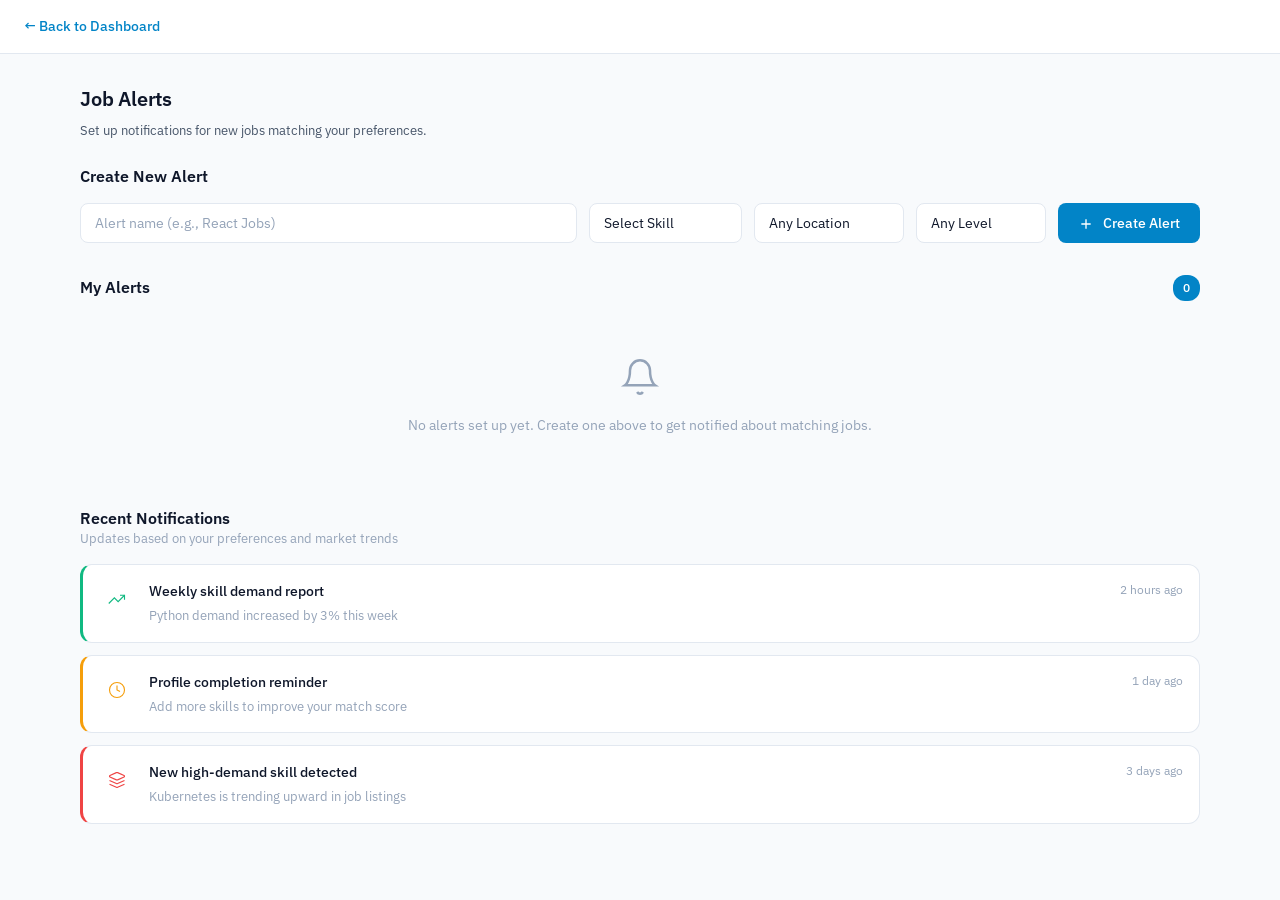
<file: docs/sections/alerts.html>
<!DOCTYPE html>
<html lang="en">
<head>
    <meta charset="UTF-8">
    <meta name="viewport" content="width=device-width, initial-scale=1.0">
    <title>SkillRadar - Alerts</title>

    <!-- Google Fonts -->
    <link rel="preconnect" href="https://fonts.googleapis.com">
    <link rel="preconnect" href="https://fonts.gstatic.com" crossorigin>
    <link href="https://fonts.googleapis.com/css2?family=IBM+Plex+Sans:wght@400;500;600&display=swap" rel="stylesheet">

    <!-- Styles -->
    <link rel="stylesheet" href="../styles.css">
</head>
<body>
    <!-- Navigation -->
    <nav class="page-nav" style="padding: 16px 24px; border-bottom: 1px solid var(--border-default); background: var(--surface-card);">
        <a href="../index.html" style="color: var(--brand); text-decoration: none; font-weight: 500;">← Back to Dashboard</a>
    </nav>

    <!-- Alerts Section -->
    <section id="alerts" class="section section--active">
        <div class="page-content">
            <h1 class="page-title">Job Alerts</h1>
            <p class="page-subtitle">Set up notifications for new jobs matching your preferences.</p>

            <!-- Create Alert Form -->
            <div class="section-block" style="margin-bottom: 32px;">
                <h2>Create New Alert</h2>
                <div class="alert-form" style="display: flex; flex-wrap: wrap; gap: 12px; margin-top: 16px;">
                    <input type="text" id="alert-name" class="form-input" placeholder="Alert name (e.g., React Jobs)" style="flex: 1; min-width: 200px; padding: 10px 14px; border: 1px solid var(--border-default); border-radius: 8px; background: var(--surface-card); color: var(--text-primary);">
                    <select id="alert-skill" class="form-select" style="padding: 10px 14px; border: 1px solid var(--border-default); border-radius: 8px; background: var(--surface-card); color: var(--text-primary); min-width: 150px;">
                        <option value="">Select Skill</option>
                    </select>
                    <select id="alert-location" class="form-select" style="padding: 10px 14px; border: 1px solid var(--border-default); border-radius: 8px; background: var(--surface-card); color: var(--text-primary); min-width: 150px;">
                        <option value="">Any Location</option>
                    </select>
                    <select id="alert-level" class="form-select" style="padding: 10px 14px; border: 1px solid var(--border-default); border-radius: 8px; background: var(--surface-card); color: var(--text-primary); min-width: 130px;">
                        <option value="">Any Level</option>
                        <option value="Beginner">Beginner</option>
                        <option value="Intermediate">Intermediate</option>
                        <option value="Advanced">Advanced</option>
                    </select>
                    <button id="create-alert-btn" class="btn-primary" style="padding: 10px 20px; border-radius: 8px; cursor: pointer;">
                        <svg width="16" height="16" viewBox="0 0 24 24" fill="none" stroke="currentColor" stroke-width="2" style="margin-right: 6px; vertical-align: middle;">
                            <path d="M12 5v14M5 12h14"/>
                        </svg>
                        Create Alert
                    </button>
                </div>
            </div>

            <!-- My Alerts -->
            <div class="section-block" style="margin-bottom: 32px;">
                <div class="section-header" style="display: flex; justify-content: space-between; align-items: center; margin-bottom: 16px;">
                    <h2>My Alerts</h2>
                    <span class="badge" id="alerts-count" style="background: var(--brand); color: white; padding: 4px 10px; border-radius: 12px; font-size: 12px;">0</span>
                </div>
                <div id="my-alerts-list" class="alerts-list"></div>
                <div id="no-alerts-state" class="empty-state" style="text-align: center; padding: 40px 20px; color: var(--text-muted); display: none;">
                    <svg width="40" height="40" viewBox="0 0 24 24" fill="none" stroke="currentColor" stroke-width="1.5" style="margin-bottom: 12px;">
                        <path d="M6 8a6 6 0 0 1 12 0c0 7 3 9 3 9H3s3-2 3-9"/>
                        <path d="m13.73 21a2 2 0 0 1-3.46 0"/>
                    </svg>
                    <p>No alerts set up yet. Create one above to get notified about matching jobs.</p>
                </div>
            </div>

            <!-- Recent Notifications -->
            <div class="section-block">
                <h2>Recent Notifications</h2>
                <p class="section-subtitle" style="color: var(--text-muted); margin-bottom: 16px;">Updates based on your preferences and market trends</p>
                <div id="notifications-list" class="notifications-list"></div>
            </div>
        </div>
    </section>

    <!-- Scripts -->
    <script src="../data.js"></script>
    <script type="module" src="alerts.js"></script>
</body>
</html>
</file>
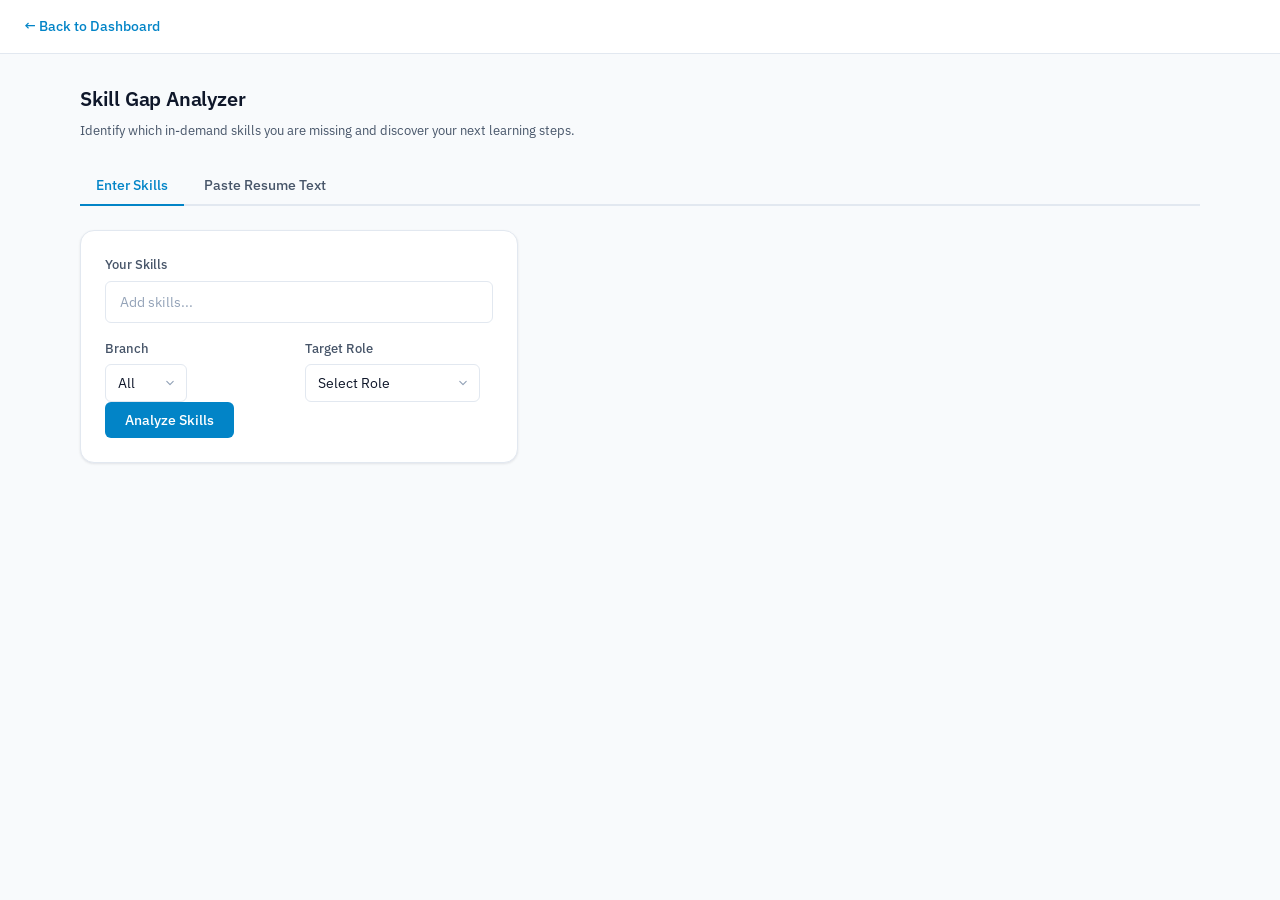
<file: docs/sections/gap-analyzer.html>
<!DOCTYPE html>
<html lang="en">
<head>
    <meta charset="UTF-8">
    <meta name="viewport" content="width=device-width, initial-scale=1.0">
    <title>SkillRadar - Gap Analyzer</title>

    <!-- Google Fonts -->
    <link rel="preconnect" href="https://fonts.googleapis.com">
    <link rel="preconnect" href="https://fonts.gstatic.com" crossorigin>
    <link href="https://fonts.googleapis.com/css2?family=IBM+Plex+Sans:wght@400;500;600&display=swap" rel="stylesheet">

    <!-- Styles -->
    <link rel="stylesheet" href="../styles.css">
</head>
<body>
    <!-- Navigation -->
    <nav class="page-nav" style="padding: 16px 24px; border-bottom: 1px solid var(--border-default); background: var(--surface-card);">
        <a href="../index.html" style="color: var(--brand); text-decoration: none; font-weight: 500;">← Back to Dashboard</a>
    </nav>

    <!-- Gap Analyzer Section -->
    <section id="gap-analyzer" class="section section--active">
        <div class="page-content">
            <h1 class="page-title">Skill Gap Analyzer</h1>
            <p class="page-subtitle">Identify which in-demand skills you are missing and discover your next learning steps.</p>

            <!-- Analyzer Tabs -->
            <div class="analyzer-tabs" role="tablist">
                <button class="tab-enter-skills" role="tab" aria-selected="true" id="tab-enter">Enter Skills</button>
                <button class="tab-paste-resume" role="tab" aria-selected="false" id="tab-resume">Paste Resume Text</button>
            </div>

            <!-- Enter Skills Panel -->
            <div class="tab-panel tab-panel--enter tab-panel--active" id="tab-panel-enter">
                <div class="analyzer-layout">
                    <div class="input-card card">
                        <label class="form-label">Your Skills</label>
                        <div class="tag-input-container">
                            <div class="tags-list"></div>
                            <input type="text" class="tag-input__field" placeholder="Add skills...">
                        </div>
                        <div class="form-row">
                            <div class="form-group">
                                <label class="form-label">Branch</label>
                                <select class="branch-select">
                                    <option value="">All</option>
                                    <option value="CSE">CSE</option>
                                    <option value="ECE">ECE</option>
                                    <option value="IT">IT</option>
                                    <option value="Other">Other</option>
                                </select>
                            </div>
                            <div class="form-group">
                                <label class="form-label">Target Role</label>
                                <select class="target-role-select">
                                    <option value="">Select Role</option>
                                    <option value="Frontend Developer">Frontend Developer</option>
                                    <option value="Backend Developer">Backend Developer</option>
                                    <option value="Full Stack Developer">Full Stack Developer</option>
                                    <option value="Data Scientist">Data Scientist</option>
                                    <option value="DevOps Engineer">DevOps Engineer</option>
                                    <option value="Mobile Developer">Mobile Developer</option>
                                    <option value="Cloud Engineer">Cloud Engineer</option>
                                    <option value="AI-ML Engineer">AI-ML Engineer</option>
                                </select>
                            </div>
                        </div>
                        <button class="analyze-btn btn-primary">Analyze Skills</button>
                    </div>

                    <div class="results-card card" id="analysis-results">
                        <div class="match-score-ring" id="analyzer-match-ring"></div>
                        <div class="results-section" id="your-skills-section">
                            <h3>Skills You Have</h3>
                            <div class="skills-chips"></div>
                        </div>
                        <div class="results-section" id="missing-skills-section">
                            <h3>Missing In-Demand Skills</h3>
                            <div class="missing-chips"></div>
                        </div>
                        <div class="results-section" id="roadmap-section">
                            <h3>Your Learning Path</h3>
                            <div class="skill-roadmap"></div>
                        </div>
                        <div class="results-section" id="matched-jobs-section">
                            <h3>Jobs You Can Apply to Now</h3>
                            <div class="matched-jobs-grid"></div>
                        </div>
                    </div>
                </div>
            </div>

            <!-- Paste Resume Panel -->
            <div class="tab-panel tab-panel--resume" id="tab-panel-resume">
                <div class="resume-panel">
                    <label class="form-label" for="resume-textarea">Paste your resume or CV text below</label>
                    <textarea id="resume-textarea" class="resume-textarea" rows="12" placeholder="Paste the full text of your resume here..."></textarea>
                    <button class="scan-btn btn-primary">Scan Resume for Skills</button>
                </div>
            </div>
        </div>
    </section>

    <!-- Scripts -->
    <script src="../data.js"></script>
    <script type="module" src="gap-analyzer.js"></script>
</body>
</html>
</file>
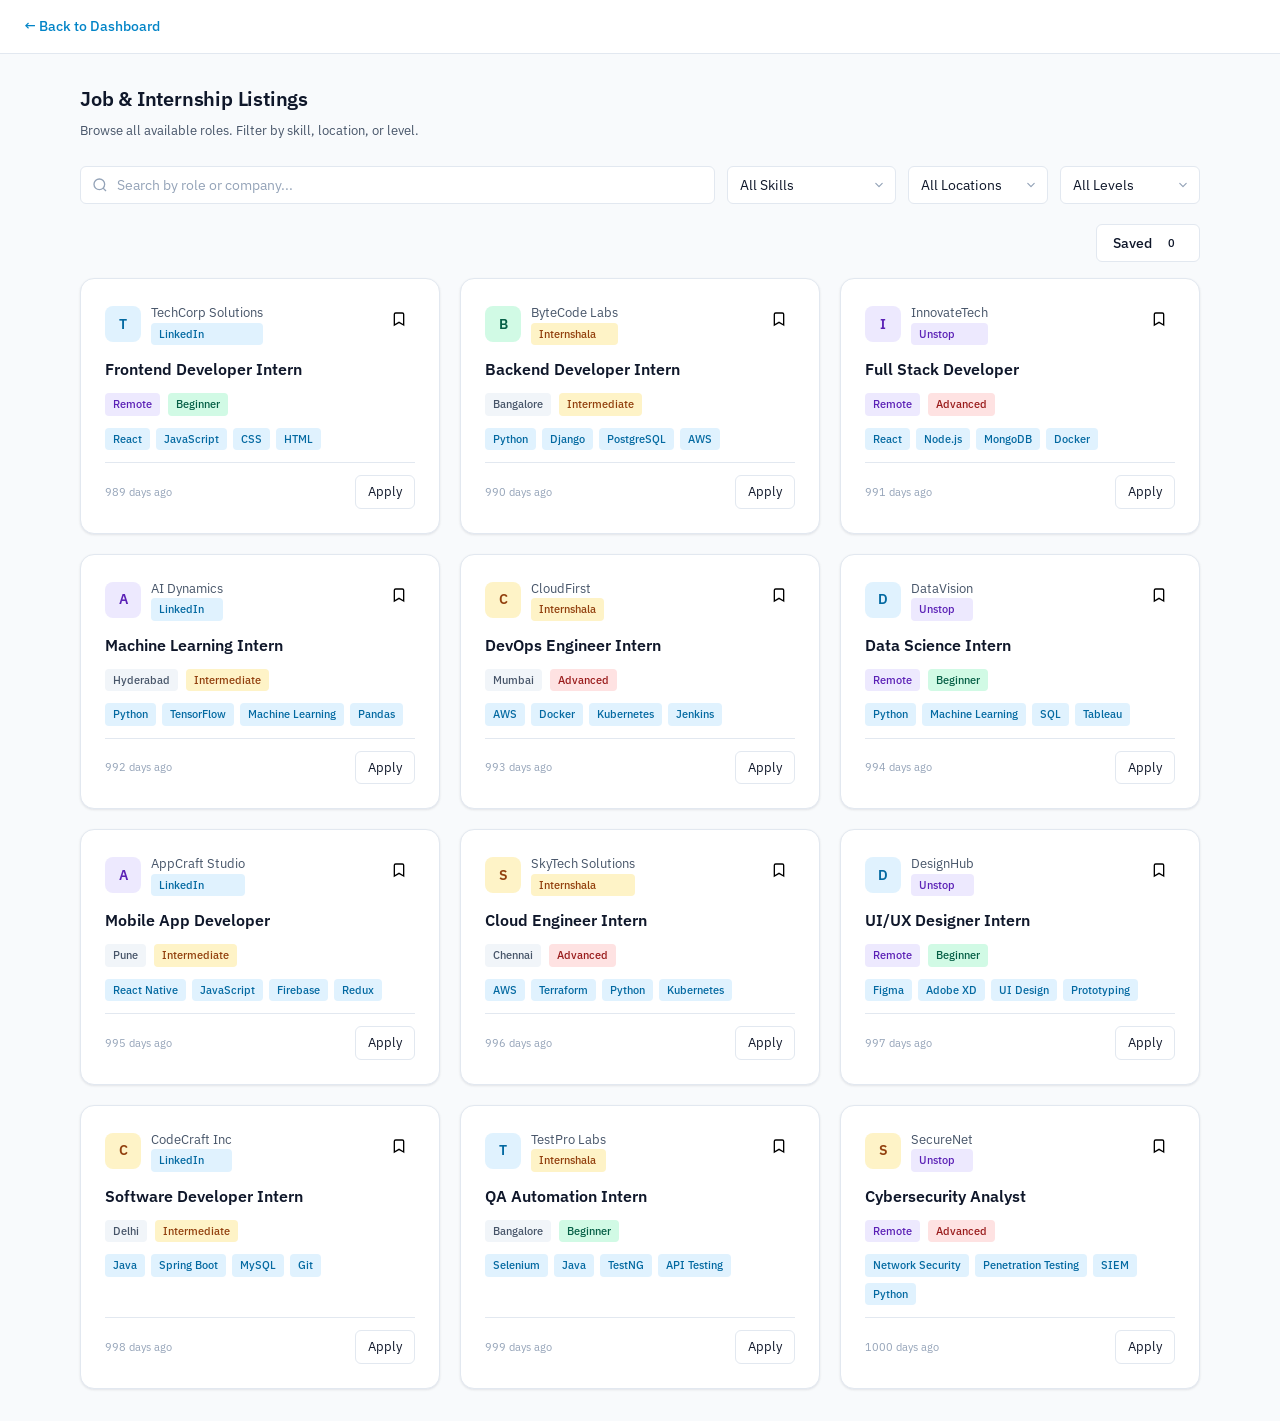
<file: docs/sections/jobs.html>
<!DOCTYPE html>
<html lang="en">
<head>
    <meta charset="UTF-8">
    <meta name="viewport" content="width=device-width, initial-scale=1.0">
    <title>SkillRadar - Jobs</title>

    <!-- Google Fonts -->
    <link rel="preconnect" href="https://fonts.googleapis.com">
    <link rel="preconnect" href="https://fonts.gstatic.com" crossorigin>
    <link href="https://fonts.googleapis.com/css2?family=IBM+Plex+Sans:wght@400;500;600&display=swap" rel="stylesheet">

    <!-- Styles -->
    <link rel="stylesheet" href="../styles.css">
</head>
<body>
    <!-- Navigation -->
    <nav class="page-nav" style="padding: 16px 24px; border-bottom: 1px solid var(--border-default); background: var(--surface-card);">
        <a href="../index.html" style="color: var(--brand); text-decoration: none; font-weight: 500;">← Back to Dashboard</a>
    </nav>

    <!-- Jobs Section -->
    <section id="jobs" class="section section--active">
        <div class="page-content">
            <h1 class="page-title">Job & Internship Listings</h1>
            <p class="page-subtitle">Browse all available roles. Filter by skill, location, or level.</p>

            <!-- Job Controls -->
            <div class="job-controls">
                <div class="search-wrapper">
                    <svg class="search-icon" width="16" height="16" viewBox="0 0 24 24" fill="none" stroke="currentColor" stroke-width="2">
                        <circle cx="11" cy="11" r="8"/>
                        <path d="m21 21-4.35-4.35"/>
                    </svg>
                    <input type="text" class="job-search" placeholder="Search by role or company..." aria-label="Search jobs">
                </div>
                <select class="skill-filter" aria-label="Filter by skill">
                    <option value="">All Skills</option>
                </select>
                <select class="location-filter" aria-label="Filter by location">
                    <option value="">All Locations</option>
                </select>
                <select class="level-filter" aria-label="Filter by level">
                    <option value="">All Levels</option>
                    <option value="Beginner">Beginner</option>
                    <option value="Intermediate">Intermediate</option>
                    <option value="Advanced">Advanced</option>
                </select>
                <button class="sort-match-btn btn-secondary">Sort by Match</button>
                <button class="clear-filters-btn btn-text">Clear filters</button>
            </div>

            <!-- Bookmark Toggle -->
            <div class="jobs-header">
                <button class="saved-toggle-btn btn-secondary">
                    <span>Saved</span>
                    <span class="saved-count badge">0</span>
                </button>
            </div>

            <!-- Jobs Grid -->
            <div class="jobs-grid" id="jobs-grid"></div>

            <!-- Empty State -->
            <div class="empty-state" id="jobs-empty-state">
                <svg width="40" height="40" viewBox="0 0 24 24" fill="none" stroke="currentColor" stroke-width="1.5">
                    <circle cx="11" cy="11" r="8"/>
                    <path d="m21 21-4.35-4.35"/>
                </svg>
                <p class="empty-title">No results found</p>
                <p class="empty-body">Try adjusting your filters or search terms.</p>
            </div>
        </div>
    </section>

    <!-- Company Detail Panel -->
    <div class="company-panel-overlay" id="company-panel-overlay">
        <div class="panel-backdrop"></div>
        <aside class="company-panel">
            <div class="panel-header">
                <div class="panel-company-info">
                    <div class="panel-company-avatar"></div>
                    <div class="panel-company-meta">
                        <h2 class="panel-company-name"></h2>
                        <p class="panel-subtitle"></p>
                    </div>
                </div>
                <button class="panel-close btn-icon" aria-label="Close panel">
                    <svg width="20" height="20" viewBox="0 0 24 24" fill="none" stroke="currentColor" stroke-width="2">
                        <path d="m18 6-12 12"/>
                        <path d="m6 6 12 12"/>
                    </svg>
                </button>
            </div>
            <div class="panel-section">
                <h3>Required Skills</h3>
                <div class="panel-skills"></div>
            </div>
            <div class="panel-jobs-list">
                <h3>Open Positions</h3>
                <div class="panel-jobs"></div>
            </div>
        </aside>
    </div>

    <!-- Scripts -->
    <script src="../data.js"></script>
    <script type="module" src="jobs.js"></script>
</body>
</html>
</file>
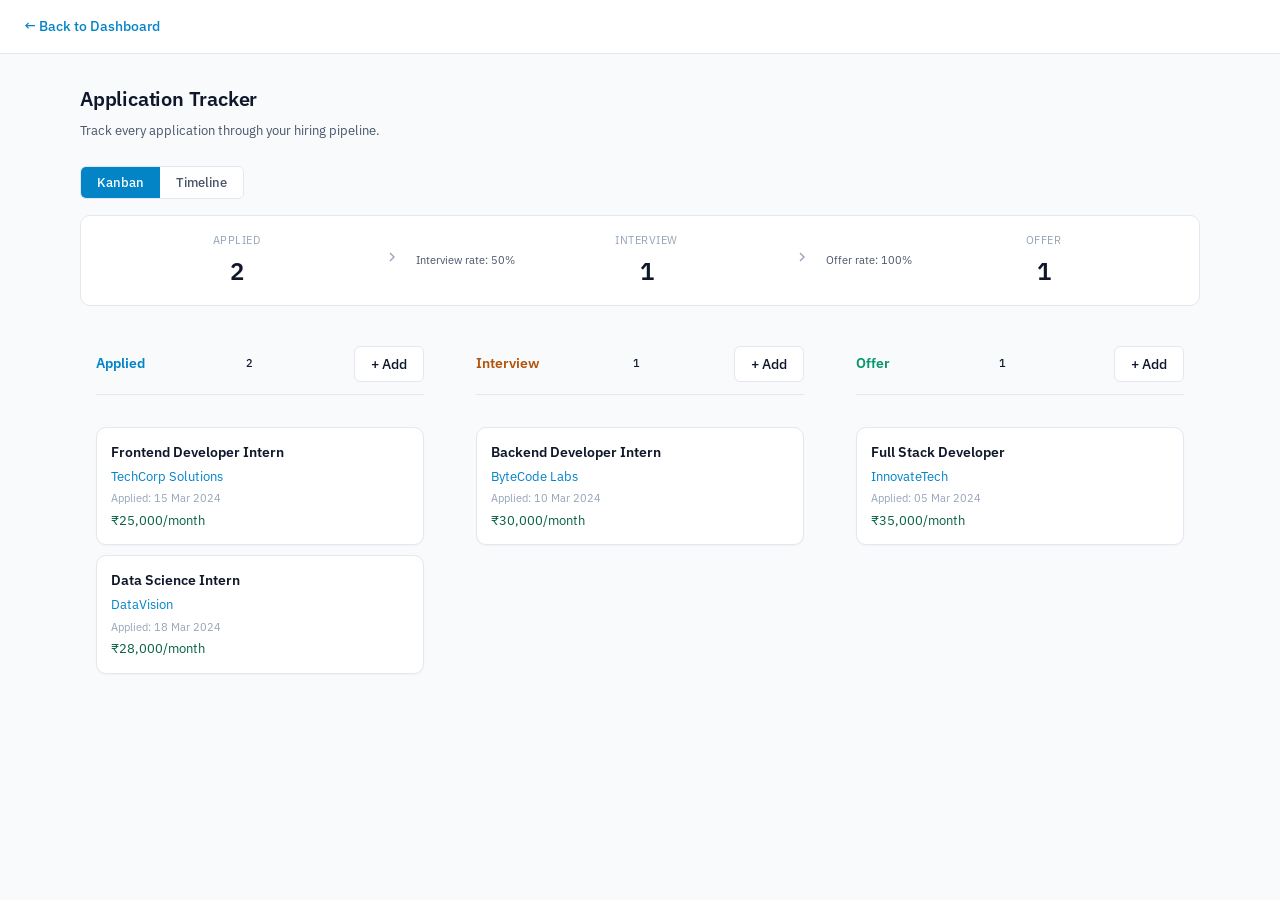
<file: docs/sections/tracker.html>
<!DOCTYPE html>
<html lang="en">
<head>
    <meta charset="UTF-8">
    <meta name="viewport" content="width=device-width, initial-scale=1.0">
    <title>SkillRadar - Application Tracker</title>

    <!-- Google Fonts -->
    <link rel="preconnect" href="https://fonts.googleapis.com">
    <link rel="preconnect" href="https://fonts.gstatic.com" crossorigin>
    <link href="https://fonts.googleapis.com/css2?family=IBM+Plex+Sans:wght@400;500;600&display=swap" rel="stylesheet">

    <!-- Styles -->
    <link rel="stylesheet" href="../styles.css">
</head>
<body>
    <!-- Navigation -->
    <nav class="page-nav" style="padding: 16px 24px; border-bottom: 1px solid var(--border-default); background: var(--surface-card);">
        <a href="../index.html" style="color: var(--brand); text-decoration: none; font-weight: 500;">← Back to Dashboard</a>
    </nav>

    <!-- Tracker Section -->
    <section id="tracker" class="section section--active">
        <div class="page-content">
            <h1 class="page-title">Application Tracker</h1>
            <p class="page-subtitle">Track every application through your hiring pipeline.</p>

            <!-- View Toggle -->
            <div class="section-header">
                <div class="view-toggle" role="group" aria-label="Tracker view">
                    <button class="kanban-btn" role="radio" aria-checked="true">Kanban</button>
                    <button class="timeline-btn" role="radio" aria-checked="false">Timeline</button>
                </div>
            </div>

            <!-- Pipeline Summary -->
            <div class="pipeline-bar" id="pipeline-bar">
                <div class="pipeline-stage">
                    <span class="stage-label">Applied</span>
                    <span class="stage-count">0</span>
                </div>
                <div class="pipeline-arrow">
                    <svg width="16" height="16" viewBox="0 0 24 24" fill="none" stroke="currentColor" stroke-width="2">
                        <polyline points="9,18 15,12 9,6"/>
                    </svg>
                </div>
                <div class="conversion-rate" style="font-size: 11px; color: var(--text-secondary);">
                    Interview rate: 0%
                </div>
                <div class="pipeline-stage">
                    <span class="stage-label">Interview</span>
                    <span class="stage-count">0</span>
                </div>
                <div class="pipeline-arrow">
                    <svg width="16" height="16" viewBox="0 0 24 24" fill="none" stroke="currentColor" stroke-width="2">
                        <polyline points="9,18 15,12 9,6"/>
                    </svg>
                </div>
                <div class="conversion-rate" style="font-size: 11px; color: var(--text-secondary);">
                    Offer rate: 0%
                </div>
                <div class="pipeline-stage">
                    <span class="stage-label">Offer</span>
                    <span class="stage-count">0</span>
                </div>
            </div>

            <!-- Kanban View -->
            <div class="kanban-view" id="kanban-view">
                <div class="kanban-columns">
                    <div class="kanban-column" data-status="applied">
                        <div class="column-header">
                            <span class="column-title">Applied</span>
                            <span class="column-count badge">0</span>
                            <button class="add-btn btn-secondary">+ Add</button>
                        </div>
                        <div class="add-form">
                            <input type="text" class="role-input" placeholder="Role title" required>
                            <input type="text" class="company-input" placeholder="Company name" required>
                            <input type="date" class="date-input" required>
                            <input type="text" class="salary-input" placeholder="Salary range (optional)">
                            <div class="form-actions">
                                <button class="save-card-btn btn-primary">Save</button>
                                <button class="cancel-card-btn btn-secondary">Cancel</button>
                            </div>
                        </div>
                        <div class="kanban-cards"></div>
                    </div>
                    <div class="kanban-column" data-status="interview">
                        <div class="column-header">
                            <span class="column-title">Interview</span>
                            <span class="column-count badge">0</span>
                            <button class="add-btn btn-secondary">+ Add</button>
                        </div>
                        <div class="add-form">
                            <input type="text" class="role-input" placeholder="Role title" required>
                            <input type="text" class="company-input" placeholder="Company name" required>
                            <input type="date" class="date-input" required>
                            <input type="text" class="salary-input" placeholder="Salary range (optional)">
                            <div class="form-actions">
                                <button class="save-card-btn btn-primary">Save</button>
                                <button class="cancel-card-btn btn-secondary">Cancel</button>
                            </div>
                        </div>
                        <div class="kanban-cards"></div>
                    </div>
                    <div class="kanban-column" data-status="offer">
                        <div class="column-header">
                            <span class="column-title">Offer</span>
                            <span class="column-count badge">0</span>
                            <button class="add-btn btn-secondary">+ Add</button>
                        </div>
                        <div class="add-form">
                            <input type="text" class="role-input" placeholder="Role title" required>
                            <input type="text" class="company-input" placeholder="Company name" required>
                            <input type="date" class="date-input" required>
                            <input type="text" class="salary-input" placeholder="Salary range (optional)">
                            <div class="form-actions">
                                <button class="save-card-btn btn-primary">Save</button>
                                <button class="cancel-card-btn btn-secondary">Cancel</button>
                            </div>
                        </div>
                        <div class="kanban-cards"></div>
                    </div>
                </div>
            </div>

            <!-- Timeline View -->
            <div class="timeline-view" id="timeline-view">
                <div class="timeline-container">
                    <svg class="timeline-svg" id="timeline-svg" width="600" height="220"></svg>
                    <div class="empty-state" style="text-align: center; padding: 40px; color: var(--text-muted);">
                        <p>No applications tracked yet. Add applications using the Kanban view.</p>
                    </div>
                </div>
            </div>
        </div>
    </section>

    <!-- Context Menu -->
    <div class="context-menu" id="context-menu">
        <button class="menu-item move-to-applied">Move to Applied</button>
        <button class="menu-item move-to-interview">Move to Interview</button>
        <button class="menu-item move-to-offer">Move to Offer</button>
        <hr>
        <button class="menu-item-danger delete-item">Delete</button>
    </div>

    <!-- Scripts -->
    <script src="../data.js"></script>
    <script type="module" src="tracker.js"></script>
</body>
</html>
</file>
<file: docs/styles.css>
/* SkillRadar Styles */
/* Version: 1.0 - Light theme only, professional design */

/* === CSS CUSTOM PROPERTIES === */
:root {
  /* === BRAND (Sky Blue — primary action color) === */
  --brand:           #0284C7;   /* Primary buttons, active nav, accent borders */
  --brand-hover:     #0369A1;   /* Button hover state */
  --brand-light:     #E0F2FE;   /* Badge backgrounds, tinted areas, focus rings */
  --brand-text:      #0369A1;   /* Text on --brand-light backgrounds */

  /* === VIOLET (secondary accent — skills, unique metrics) === */
  --violet:          #7C3AED;
  --violet-light:    #EDE9FE;
  --violet-text:     #5B21B6;

  /* === EMERALD (success, offers, positive) === */
  --emerald:         #059669;
  --emerald-light:   #D1FAE5;
  --emerald-text:    #065F46;

  /* === AMBER (warning, intermediate, neutral trend) === */
  --amber:           #B45309;
  --amber-light:     #FEF3C7;
  --amber-text:      #92400E;

  /* === CORAL/RED (danger, negative trend, missing skills) === */
  --coral:           #DC2626;
  --coral-light:     #FEE2E2;
  --coral-text:      #991B1B;

  /* === NEUTRAL GRAYS === */
  --gray-50:         #F8FAFC;
  --gray-100:        #F1F5F9;
  --gray-200:        #E2E8F0;
  --gray-300:        #CBD5E1;
  --gray-400:        #94A3B8;
  --gray-500:        #64748B;
  --gray-600:        #475569;
  --gray-700:        #334155;
  --gray-800:        #1E293B;
  --gray-900:        #0F172A;

  /* === SURFACES (Light theme — immutable) === */
  --surface-page:    #F8FAFC;   /* Page/body background */
  --surface-card:    #FFFFFF;   /* Card, panel, modal backgrounds */
  --surface-input:   #FFFFFF;   /* Input field backgrounds */
  --surface-sidebar: #FFFFFF;   /* Sidebar background */

  /* === TEXT === */
  --text-primary:    #0F172A;   /* Primary content text */
  --text-secondary:  #475569;   /* Secondary, supporting text */
  --text-muted:      #94A3B8;   /* Placeholder text, disabled labels */
  --text-inverse:    #FFFFFF;   /* Text on dark/brand backgrounds */

  /* === BORDERS === */
  --border-default:  #E2E8F0;   /* Standard borders on cards, inputs */
  --border-strong:   #CBD5E1;   /* Emphasized dividers */
  --border-focus:    #0284C7;   /* Input focus ring border (same as --brand) */

  /* === SHADOWS === */
  --shadow-xs:  0 1px 2px rgba(15, 23, 42, 0.04);
  --shadow-sm:  0 1px 3px rgba(15, 23, 42, 0.06), 0 1px 2px rgba(15, 23, 42, 0.04);
  --shadow-md:  0 4px 8px rgba(15, 23, 42, 0.07), 0 2px 4px rgba(15, 23, 42, 0.04);
  --shadow-lg:  0 10px 20px rgba(15, 23, 42, 0.08), 0 4px 8px rgba(15, 23, 42, 0.04);

  /* === LAYOUT === */
  --sidebar-width:   220px;
  --topbar-height:   56px;
  --content-max:     1200px;
  --radius-xs:       4px;
  --radius-sm:       6px;
  --radius-md:       10px;
  --radius-lg:       14px;
  --radius-xl:       18px;

  /* === SPACING BASE === */
  --space-1:  4px;
  --space-2:  8px;
  --space-3:  12px;
  --space-4:  16px;
  --space-5:  20px;
  --space-6:  24px;
  --space-8:  32px;
  --space-10: 40px;

  /* === TYPOGRAPHY === */
  --text-xs:   11px;   /* Eyebrow labels, badge text, meta information */
  --text-sm:   13px;   /* Caption text, tag content, secondary labels */
  --text-base: 14px;   /* Body text, form inputs, card body content */
  --text-md:   16px;   /* Card titles, section sub-headings */
  --text-lg:   20px;   /* Page section headings (H2 level) */
  --text-xl:   24px;   /* Modal titles, feature headings */
  --text-hero: 28px;   /* Stat values in dashboard (large numbers only) */

  --weight-regular: 400; /* Body text, descriptions, secondary labels */
  --weight-medium:  500; /* Navigation labels, button labels, form labels */
  --weight-semi:    600; /* Card titles, section headings, stat numbers, page titles */

  --leading-tight:  1.3;  /* Headings (H1, H2, H3), stat numbers */
  --leading-normal: 1.5;  /* Body text, card content */
  --leading-loose:  1.7;  /* Descriptive paragraphs, help text */

  --letter-spacing-tight: -0.01em; /* Page titles, large headings */
  --letter-spacing-normal: 0;      /* Body text (default) */
  --letter-spacing-wide:  0.05em;  /* ALL-CAPS eyebrow labels (--text-xs) */
}

/* === BASE STYLES === */
html {
  font-size: 16px;
}

* {
  box-sizing: border-box;
  margin: 0;
  padding: 0;
}

body {
  font-family: 'IBM Plex Sans', -apple-system, BlinkMacSystemFont, sans-serif;
  font-size: var(--text-base);
  font-weight: var(--weight-regular);
  line-height: var(--leading-normal);
  color: var(--text-primary);
  background: var(--surface-page);
  min-height: 100vh;
}

/* === TYPOGRAPHY === */
h1 {
  font-size: var(--text-lg);
  font-weight: var(--weight-semi);
  line-height: var(--leading-tight);
  letter-spacing: var(--letter-spacing-tight);
  color: var(--text-primary);
}

h2 {
  font-size: var(--text-md);
  font-weight: var(--weight-semi);
  line-height: var(--leading-tight);
  letter-spacing: var(--letter-spacing-normal);
  color: var(--text-primary);
}

h3 {
  font-size: var(--text-base);
  font-weight: var(--weight-medium);
  line-height: var(--leading-normal);
  letter-spacing: var(--letter-spacing-normal);
  color: var(--text-secondary);
}

.page-title {
  margin-bottom: var(--space-2);
}

.page-subtitle {
  font-size: var(--text-sm);
  color: var(--text-secondary);
  line-height: var(--leading-loose);
  margin-bottom: var(--space-6);
}

.section-subtitle {
  font-size: var(--text-sm);
  color: var(--text-muted);
  margin-bottom: var(--space-5);
}

/* === BUTTONS === */
button {
  font-family: inherit;
  cursor: pointer;
  border: none;
  transition: background-color 150ms ease, box-shadow 150ms ease, border-color 150ms ease;
}

.btn-primary {
  background: var(--brand);
  color: var(--text-inverse);
  font-size: var(--text-base);
  font-weight: var(--weight-medium);
  padding: 9px 20px;
  border-radius: var(--radius-sm);
  border: none;
}

.btn-primary:hover {
  background: var(--brand-hover);
}

.btn-primary:active {
  background: #075985;
}

.btn-primary:focus {
  outline: 2px solid var(--brand);
  outline-offset: 2px;
}

.btn-primary:disabled {
  background: var(--gray-200);
  color: var(--text-muted);
  cursor: not-allowed;
  pointer-events: none;
}

.btn-secondary {
  background: var(--surface-card);
  color: var(--text-primary);
  font-size: var(--text-base);
  font-weight: var(--weight-medium);
  padding: 8px 16px;
  border: 1px solid var(--border-default);
  border-radius: var(--radius-sm);
}

.btn-secondary:hover {
  background: var(--gray-100);
  border-color: var(--border-strong);
}

.btn-secondary:active {
  background: var(--gray-200);
}

.btn-secondary:focus {
  outline: 2px solid var(--brand);
  outline-offset: 2px;
}

.btn-secondary:disabled {
  background: var(--gray-50);
  color: var(--text-muted);
  border-color: var(--border-default);
  cursor: not-allowed;
}

.btn-secondary--active {
  background: var(--brand-light);
  border-color: var(--brand);
  color: var(--brand);
}

.btn-danger {
  background: var(--coral);
  color: var(--text-inverse);
  font-size: var(--text-base);
  font-weight: var(--weight-medium);
  padding: 8px 16px;
  border-radius: var(--radius-sm);
}

.btn-danger:hover {
  background: #B91C1C;
}

.btn-text {
  background: transparent;
  color: var(--brand);
  font-size: var(--text-base);
  font-weight: var(--weight-medium);
  padding: 4px 8px;
  border: none;
}

.btn-text:hover {
  color: var(--brand-hover);
  text-decoration: underline;
}

.btn-icon {
  width: 32px;
  height: 32px;
  border-radius: var(--radius-sm);
  background: transparent;
  border: none;
  display: flex;
  align-items: center;
  justify-content: center;
}

.btn-icon:hover {
  background: var(--gray-100);
}

.btn-icon:focus {
  outline: 2px solid var(--brand);
  outline-offset: 2px;
}

/* === FORM INPUTS === */
input, select, textarea {
  font-family: inherit;
  font-size: var(--text-base);
  color: var(--text-primary);
  background: var(--surface-input);
  border: 1px solid var(--border-default);
  border-radius: var(--radius-sm);
  padding: 9px 12px;
  transition: border-color 150ms ease, box-shadow 150ms ease;
}

input::placeholder, textarea::placeholder {
  color: var(--text-muted);
}

input:hover, select:hover, textarea:hover {
  border-color: var(--border-strong);
}

input:focus, select:focus, textarea:focus {
  border-color: var(--border-focus);
  box-shadow: 0 0 0 3px var(--brand-light);
  outline: none;
}

input:disabled, select:disabled, textarea:disabled {
  background: var(--gray-50);
  color: var(--text-muted);
  cursor: not-allowed;
}

.form-label {
  font-size: var(--text-sm);
  font-weight: var(--weight-medium);
  color: var(--text-secondary);
  margin-bottom: 6px;
  display: block;
}

.form-row {
  display: flex;
  gap: 12px;
  margin-top: 16px;
}

.form-group {
  flex: 1;
}

select {
  appearance: none;
  background-image: url("data:image/svg+xml,%3csvg xmlns='http://www.w3.org/2000/svg' fill='none' viewBox='0 0 20 20'%3e%3cpath stroke='%2394A3B8' stroke-linecap='round' stroke-linejoin='round' stroke-width='1.5' d='m6 8 4 4 4-4'/%3e%3c/svg%3e");
  background-position: right 8px center;
  background-repeat: no-repeat;
  background-size: 16px;
  padding-right: 32px;
}

textarea {
  resize: vertical;
  min-height: 80px;
}

/* Tag Input Component */
.tag-input-container {
  border: 1px solid var(--border-default);
  border-radius: var(--radius-sm);
  padding: 6px 8px;
  min-height: 42px;
  display: flex;
  flex-wrap: wrap;
  gap: 6px;
  align-items: center;
  transition: border-color 150ms ease, box-shadow 150ms ease;
}

.tag-input-container:focus-within {
  border-color: var(--border-focus);
  box-shadow: 0 0 0 3px var(--brand-light);
}

.tags-list {
  display: flex;
  flex-wrap: wrap;
  gap: 6px;
}

.tag {
  background: var(--brand-light);
  color: var(--brand-text);
  border-radius: var(--radius-xs);
  padding: 3px 6px 3px 8px;
  font-size: var(--text-sm);
  font-weight: var(--weight-medium);
  display: flex;
  align-items: center;
  gap: 4px;
}

.tag-remove {
  width: 14px;
  height: 14px;
  color: var(--brand-text);
  cursor: pointer;
  background: none;
  border: none;
  display: flex;
  align-items: center;
  justify-content: center;
  border-radius: 50%;
  padding: 0;
}

.tag-remove:hover {
  background: rgba(3, 105, 161, 0.2);
}

.tag-input__field {
  flex: 1;
  min-width: 120px;
  border: none;
  background: none;
  padding: 3px 0;
  outline: none;
}

.tag-input__field:focus {
  box-shadow: none;
}

/* Toggle Switch */
.toggle-label {
  display: flex;
  align-items: center;
  gap: 12px;
  cursor: pointer;
}

.toggle-input {
  position: absolute;
  opacity: 0;
  pointer-events: none;
}

.toggle-track {
  width: 40px;
  height: 22px;
  background: var(--gray-300);
  border-radius: 11px;
  position: relative;
  transition: background 150ms ease;
}

.toggle-input:checked + .toggle-track {
  background: var(--brand);
}

.toggle-thumb {
  width: 16px;
  height: 16px;
  background: #FFFFFF;
  border-radius: 50%;
  position: absolute;
  top: 3px;
  left: 3px;
  transform: translateX(0);
  transition: transform 150ms ease;
}

.toggle-input:checked + .toggle-track .toggle-thumb {
  transform: translateX(18px);
}

.toggle-input:focus + .toggle-track {
  outline: 2px solid var(--brand);
  outline-offset: 2px;
}

.toggle-text {
  font-size: var(--text-sm);
  font-weight: var(--weight-medium);
  color: var(--text-primary);
}

.toggle-group {
  display: flex;
  flex-direction: column;
  gap: 16px;
}

/* === BADGES AND PILLS === */
.badge {
  display: inline-flex;
  align-items: center;
  gap: 4px;
  font-size: var(--text-xs);
  font-weight: var(--weight-medium);
  padding: 3px 8px;
  border-radius: var(--radius-xs);
  white-space: nowrap;
}

/* Badge color variants */
.badge--brand {
  background: var(--brand-light);
  color: var(--brand-text);
}

.badge--violet {
  background: var(--violet-light);
  color: var(--violet-text);
}

.badge--emerald {
  background: var(--emerald-light);
  color: var(--emerald-text);
}

.badge--amber {
  background: var(--amber-light);
  color: var(--amber-text);
}

.badge--coral {
  background: var(--coral-light);
  color: var(--coral-text);
}

.badge--gray {
  background: var(--gray-100);
  color: var(--gray-600);
}

/* === CARDS === */
.card {
  background: var(--surface-card);
  border: 1px solid var(--border-default);
  border-radius: var(--radius-lg);
  padding: 24px;
  box-shadow: var(--shadow-sm);
}

.card:hover {
  box-shadow: var(--shadow-md);
  border-color: var(--border-strong);
  transition: box-shadow 150ms ease, border-color 150ms ease;
}

.stat-card {
  background: var(--surface-card);
  border: 1px solid var(--border-default);
  border-radius: var(--radius-lg);
  padding: 16px 20px;
  box-shadow: var(--shadow-sm);
  display: flex;
  align-items: center;
  gap: 12px;
}

.stat-card[data-accent="brand"] {
  border-left: 3px solid var(--brand);
}

.stat-card[data-accent="violet"] {
  border-left: 3px solid var(--violet);
}

.stat-card[data-accent="emerald"] {
  border-left: 3px solid var(--emerald);
}

.stat-card[data-accent="amber"] {
  border-left: 3px solid var(--amber);
}

.stat-card__icon {
  color: var(--text-secondary);
  flex-shrink: 0;
}

.stat-card__content {
  display: flex;
  flex-direction: column;
}

.stat-card__label {
  font-size: var(--text-sm);
  color: var(--text-secondary);
  margin-bottom: 2px;
}

.stat-card__value {
  font-size: var(--text-hero);
  font-weight: var(--weight-semi);
  line-height: var(--leading-tight);
  color: var(--text-primary);
}

/* Job Card */
.job-card {
  cursor: pointer;
  display: flex;
  flex-direction: column;
  gap: 12px;
}

.job-card:hover {
  box-shadow: var(--shadow-md);
  border-color: var(--border-strong);
}

.job-card__row-1 {
  display: flex;
  justify-content: space-between;
  align-items: flex-start;
}

.company-info {
  display: flex;
  align-items: center;
  gap: 10px;
}

.company-avatar {
  width: 36px;
  height: 36px;
  border-radius: 8px;
  display: flex;
  align-items: center;
  justify-content: center;
  font-size: var(--text-base);
  font-weight: var(--weight-semi);
}

.company-meta {
  display: flex;
  flex-direction: column;
}

.company-name {
  font-size: var(--text-sm);
  color: var(--text-secondary);
}

.job-role {
  font-size: var(--text-md);
  font-weight: var(--weight-semi);
  color: var(--text-primary);
  margin: 0;
}

.match-bar-container {
  margin: 8px 0;
}

.match-bar-header {
  display: flex;
  justify-content: space-between;
  margin-bottom: 4px;
}

.match-label {
  font-size: var(--text-xs);
  color: var(--text-muted);
}

.match-pct {
  font-size: var(--text-xs);
  font-weight: var(--weight-medium);
}

.match-bar-track {
  height: 4px;
  background: var(--border-default);
  border-radius: 2px;
}

.match-bar-fill {
  height: 4px;
  border-radius: 2px;
  width: 0%;
}

@media (prefers-reduced-motion: no-preference) {
  .match-bar-fill {
    transition: width 600ms ease;
  }
}

.job-card__row-4, .job-card__row-5 {
  display: flex;
  gap: 8px;
  flex-wrap: wrap;
}

.job-card__row-5 {
  gap: 6px;
}

.job-card__footer {
  display: flex;
  justify-content: space-between;
  align-items: center;
  padding-top: 12px;
  border-top: 1px solid var(--border-default);
  margin-top: auto;
}

.posted-date {
  font-size: var(--text-xs);
  color: var(--text-muted);
}

.apply-btn {
  font-size: var(--text-sm);
  padding: 6px 12px;
  text-decoration: none;
  border-radius: var(--radius-sm);
  border: 1px solid var(--border-default);
  background: var(--surface-card);
  color: var(--text-primary);
}

.apply-btn:hover {
  background: var(--brand);
  color: var(--text-inverse);
  border-color: var(--brand);
}

.apply-btn:focus {
  outline: 2px solid var(--brand);
  outline-offset: 2px;
}

/* Kanban Card */
.kanban-card {
  background: var(--surface-card);
  border: 1px solid var(--border-default);
  border-radius: var(--radius-md);
  padding: 14px;
  box-shadow: var(--shadow-xs);
  cursor: pointer;
}

.kanban-card:hover {
  box-shadow: var(--shadow-sm);
}

.kanban-card:focus {
  outline: 2px solid var(--brand);
  outline-offset: 2px;
}

.card-role {
  font-size: var(--text-base);
  font-weight: var(--weight-semi);
  color: var(--text-primary);
  margin-bottom: 4px;
}

.card-company {
  font-size: var(--text-sm);
  color: var(--brand);
  margin-bottom: 4px;
}

.card-date {
  font-size: var(--text-xs);
  color: var(--text-muted);
  margin-bottom: 4px;
}

.card-salary {
  font-size: var(--text-sm);
  color: var(--emerald-text);
}

/* Alert Item */
.alert-item {
  background: var(--surface-card);
  border-left: 3px solid var(--brand);
  border: 1px solid var(--border-default);
  border-radius: var(--radius-sm);
  padding: 12px 16px;
  display: flex;
  align-items: flex-start;
  gap: 12px;
}

.alert-item--high {
  border-left-color: var(--coral);
}

.alert-item--medium {
  border-left-color: var(--amber);
}

.alert-content {
  flex: 1;
}

.alert-title {
  font-size: var(--text-sm);
  font-weight: var(--weight-medium);
  color: var(--text-primary);
  margin-bottom: 2px;
}

.alert-description {
  font-size: var(--text-sm);
  color: var(--text-secondary);
  margin-bottom: 2px;
}

.alert-time {
  font-size: var(--text-xs);
  color: var(--text-muted);
}

.alert-read-dot {
  width: 8px;
  height: 8px;
  background: var(--brand);
  border-radius: 50%;
  flex-shrink: 0;
  margin-top: 4px;
}

/* === LAYOUT === */
.page-wrapper {
  margin-left: var(--sidebar-width);
  min-height: 100vh;
  display: flex;
  flex-direction: column;
}

.page-content {
  flex: 1;
  padding: var(--space-8) var(--space-10);
  max-width: var(--content-max);
  margin: 0 auto;
  width: 100%;
}

/* === SIDEBAR === */
.sidebar {
  position: fixed;
  top: 0;
  left: 0;
  width: var(--sidebar-width);
  height: 100vh;
  background: var(--surface-sidebar);
  border-right: 1px solid var(--border-default);
  padding: var(--space-6);
  display: flex;
  flex-direction: column;
  z-index: 200;
}

.sidebar__brand {
  display: flex;
  align-items: center;
  gap: 10px;
  margin-bottom: var(--space-6);
}

.sidebar__logo {
  color: var(--brand);
}

.sidebar__text {
  display: flex;
  flex-direction: column;
}

.sidebar__name {
  font-size: var(--text-md);
  font-weight: var(--weight-semi);
  color: var(--text-primary);
}

.sidebar__tagline {
  font-size: var(--text-xs);
  color: var(--text-muted);
}

.sidebar__section-label {
  font-size: var(--text-xs);
  font-weight: var(--weight-medium);
  color: var(--text-muted);
  letter-spacing: var(--letter-spacing-wide);
  text-transform: uppercase;
  margin-bottom: var(--space-3);
}

.sidebar__nav {
  list-style: none;
  margin-bottom: auto;
}

.nav-item {
  display: flex;
  align-items: center;
  border-radius: var(--radius-sm);
  cursor: pointer;
  color: var(--text-secondary);
  transition: background-color 150ms ease, color 150ms ease;
  margin-bottom: 2px;
}

.nav-item > a {
  display: flex;
  align-items: center;
  gap: 10px;
  padding: 10px 16px;
  width: 100%;
  text-decoration: none;
  color: inherit;
}

.nav-item:hover {
  background: var(--gray-100);
  color: var(--text-primary);
}

.nav-item--active {
  background: var(--brand-light);
  color: var(--brand);
  border-left: 3px solid var(--brand);
  font-weight: var(--weight-medium);
  margin-left: -3px;
}

.nav-item--active > a {
  padding-left: 19px;
}

.nav-item:focus {
  outline: 2px solid var(--brand);
  outline-offset: -2px;
}

.nav-item__icon {
  flex-shrink: 0;
}

.nav-item__label {
  font-size: var(--text-base);
}

.sidebar__footer {
  padding-top: var(--space-4);
  border-top: 1px solid var(--border-default);
}

.sidebar__skill-count {
  font-size: var(--text-xs);
  color: var(--text-muted);
}

/* === TOPBAR (Mobile) === */
.topbar {
  position: fixed;
  top: 0;
  left: 0;
  right: 0;
  height: var(--topbar-height);
  background: var(--surface-card);
  border-bottom: 1px solid var(--border-default);
  padding: 0 var(--space-4);
  display: none;
  align-items: center;
  justify-content: space-between;
  z-index: 300;
}

.topbar__brand {
  display: flex;
  align-items: center;
  gap: 8px;
}

.topbar__logo {
  color: var(--brand);
}

.topbar__name {
  font-size: var(--text-md);
  font-weight: var(--weight-semi);
  color: var(--text-primary);
}

.topbar__menu-btn {
  width: 40px;
  height: 40px;
  display: flex;
  align-items: center;
  justify-content: center;
  background: none;
  border: none;
  color: var(--text-primary);
  border-radius: var(--radius-sm);
}

.topbar__menu-btn:hover {
  background: var(--gray-100);
}

/* === MOBILE DRAWER === */
.drawer-overlay {
  position: fixed;
  inset: 0;
  z-index: 400;
  visibility: hidden;
  pointer-events: none;
}

.drawer-overlay.drawer--open {
  visibility: visible;
  pointer-events: all;
}

.drawer-backdrop {
  position: absolute;
  inset: 0;
  background: rgba(15, 23, 42, 0.4);
  opacity: 0;
}

@media (prefers-reduced-motion: no-preference) {
  .drawer-backdrop {
    transition: opacity 220ms ease;
  }
}

.drawer--open .drawer-backdrop {
  opacity: 1;
}

.drawer-panel {
  position: absolute;
  top: 0;
  left: 0;
  width: 280px;
  height: 100%;
  background: var(--surface-card);
  padding: var(--space-6);
  transform: translateX(-100%);
  visibility: hidden;
}

@media (prefers-reduced-motion: no-preference) {
  .drawer-panel {
    transition: transform 220ms ease, visibility 220ms ease;
  }
}

.drawer--open .drawer-panel {
  transform: translateX(0);
  visibility: visible;
}

.drawer__header {
  display: flex;
  align-items: center;
  justify-content: space-between;
  margin-bottom: var(--space-6);
  padding-bottom: var(--space-4);
  border-bottom: 1px solid var(--border-default);
}

.drawer__brand {
  display: flex;
  align-items: center;
  gap: 8px;
  font-size: var(--text-md);
  font-weight: var(--weight-semi);
  color: var(--text-primary);
}

.drawer__nav {
  list-style: none;
}

/* === SECTIONS === */
.section {
  display: none;
}

.section--active {
  display: block;
}

@media (prefers-reduced-motion: no-preference) {
  .section--active {
    animation: sectionEnter 250ms ease;
  }

  @keyframes sectionEnter {
    from {
      opacity: 0;
      transform: translateY(6px);
    }
    to {
      opacity: 1;
      transform: translateY(0);
    }
  }
}

.section-block {
  margin-bottom: var(--space-6);
}

.section-header {
  display: flex;
  justify-content: space-between;
  align-items: center;
  margin-bottom: var(--space-4);
}

/* === DASHBOARD SPECIFIC === */
.onboarding-strip {
  background: var(--brand-light);
  border: 1px solid rgba(2, 132, 199, 0.4);
  border-radius: var(--radius-md);
  padding: var(--space-4) var(--space-5);
  margin-bottom: var(--space-6);
  display: flex;
  justify-content: space-between;
  align-items: flex-start;
  gap: var(--space-4);
}

.strip-content {
  flex: 1;
}

.strip-title {
  font-size: var(--text-base);
  color: var(--text-primary);
  margin-bottom: var(--space-3);
}

.strip-form {
  display: flex;
  gap: var(--space-3);
  flex-wrap: wrap;
}

.strip-form input,
.strip-form select {
  min-width: 120px;
}

.strip-dismiss {
  flex-shrink: 0;
}

/* Market Pulse Ticker */
.ticker {
  background: var(--brand-light);
  border-radius: var(--radius-md);
  padding: 0 var(--space-5);
  height: 52px;
  display: flex;
  align-items: center;
  justify-content: space-between;
  margin-bottom: var(--space-6);
}

.ticker__indicator {
  display: flex;
  align-items: center;
  gap: var(--space-2);
}

.ticker__dot {
  width: 8px;
  height: 8px;
  background: var(--brand);
  border-radius: 50%;
}

@media (prefers-reduced-motion: no-preference) {
  .ticker__dot {
    animation: pulse-dot 2s ease infinite;
  }

  @keyframes pulse-dot {
    0%, 100% {
      transform: scale(1);
      opacity: 1;
    }
    50% {
      transform: scale(1.5);
      opacity: 0.6;
    }
  }
}

.ticker__live-label {
  font-size: var(--text-xs);
  font-weight: var(--weight-medium);
  letter-spacing: var(--letter-spacing-wide);
  color: var(--brand);
}

.ticker__messages {
  position: relative;
  flex: 1;
  text-align: center;
}

.ticker__message {
  font-size: var(--text-sm);
  color: var(--text-primary);
  position: absolute;
  left: 50%;
  transform: translateX(-50%);
  white-space: nowrap;
  opacity: 0;
}

.ticker__message--active {
  opacity: 1;
}

@media (prefers-reduced-motion: no-preference) {
  .ticker__message {
    transition: opacity 150ms ease;
  }
}

/* Stat Row */
.stat-row {
  display: grid;
  grid-template-columns: repeat(4, 1fr);
  gap: var(--space-4);
  margin-bottom: var(--space-6);
}

.match-score-container {
  display: flex;
  flex-direction: column;
  align-items: center;
  justify-content: center;
}

.match-score-ring {
  width: 80px;
  height: 80px;
}

.match-score-label {
  font-size: var(--text-xs);
  color: var(--text-muted);
  margin-top: var(--space-2);
}

/* Trending Skills */
.trending-skills {
  display: flex;
  overflow-x: auto;
  gap: 10px;
  padding-bottom: var(--space-2);
  scrollbar-width: none;
  -ms-overflow-style: none;
}

.trending-skills::-webkit-scrollbar {
  display: none;
}

.skill-pill {
  display: inline-flex;
  align-items: center;
  gap: var(--space-2);
  background: var(--surface-card);
  border: 1px solid var(--border-default);
  border-radius: 20px;
  padding: var(--space-2) 14px;
  font-size: var(--text-sm);
  font-weight: var(--weight-medium);
  color: var(--text-primary);
  white-space: nowrap;
  flex-shrink: 0;
}

.demand-chip {
  background: var(--brand-light);
  color: var(--brand-text);
  border-radius: var(--radius-xs);
  padding: 2px 6px;
  font-size: var(--text-xs);
}

.skill-check {
  width: 12px;
  height: 12px;
  color: var(--emerald);
}

/* Chart Container for Dashboard */
#skill-demand-chart {
  width: 100% !important;
  height: 400px !important;
  max-width: 100%;
}

.chart-container {
  position: relative;
  min-height: 450px;
  height: auto;
  background: var(--surface-card);
  border: 1px solid var(--border-default);
  border-radius: var(--radius-lg);
  padding: var(--space-5);
  overflow: hidden;
}

/* Ensure chart legend has proper spacing */
.chart-legend {
  margin-bottom: 20px !important;
  padding: 12px;
  background: #f8fafc;
  border-radius: 8px;
  border: 1px solid #e2e8f0;
}

/* === JOBS SECTION === */
.job-controls {
  display: flex;
  gap: var(--space-3);
  margin-bottom: var(--space-5);
  flex-wrap: wrap;
  align-items: center;
}

.search-wrapper {
  position: relative;
  flex: 1;
  min-width: 200px;
}

.search-icon {
  position: absolute;
  left: 12px;
  top: 50%;
  transform: translateY(-50%);
  color: var(--text-muted);
  pointer-events: none;
}

.job-search {
  padding-left: 36px;
  width: 100%;
}

.skill-filter,
.location-filter,
.level-filter {
  min-width: 140px;
}

.jobs-header {
  display: flex;
  justify-content: flex-end;
  margin-bottom: var(--space-4);
}

.saved-toggle-btn {
  display: flex;
  align-items: center;
  gap: var(--space-2);
}

.saved-count {
  min-width: 20px;
  text-align: center;
}

.jobs-grid {
  display: grid;
  grid-template-columns: repeat(auto-fill, minmax(320px, 1fr));
  gap: var(--space-5);
}

.empty-state {
  text-align: center;
  padding: 60px var(--space-5);
  display: none;
}

.empty-state--visible {
  display: block;
}

.empty-state svg {
  color: var(--text-muted);
  margin-bottom: var(--space-4);
}

.empty-title {
  font-size: var(--text-md);
  font-weight: var(--weight-semi);
  color: var(--text-secondary);
  margin-bottom: var(--space-2);
}

.empty-body {
  font-size: var(--text-base);
  color: var(--text-muted);
}

/* === GAP ANALYZER === */
.analyzer-tabs {
  border-bottom: 2px solid var(--border-default);
  display: flex;
  gap: 4px;
  margin-bottom: var(--space-6);
}

.analyzer-tabs button {
  padding: 10px var(--space-4);
  font-size: var(--text-base);
  font-weight: var(--weight-medium);
  background: none;
  border: none;
  cursor: pointer;
  color: var(--text-secondary);
  border-bottom: 2px solid transparent;
  margin-bottom: -2px;
  transition: color 150ms ease, border-color 150ms ease;
}

.analyzer-tabs button[aria-selected="true"],
.analyzer-tabs button.active {
  color: var(--brand);
  border-bottom-color: var(--brand);
}

.analyzer-tabs button:hover:not([aria-selected="true"]):not(.active) {
  color: var(--text-primary);
}

/* Improved button feedback for tracker and trends */
.view-toggle button.active,
.btn-secondary.active {
  background: var(--brand);
  color: white;
  border-color: var(--brand);
}

/* Ensure tabs don't interfere with main navigation */
.analyzer-tabs button,
.view-toggle button,
[role="tab"] {
  position: relative;
  z-index: 1;
}

/* Smooth transitions for better UX */
.tab-panel {
  transition: opacity 200ms ease-in-out;
}

.tab-panel:not(.tab-panel--active) {
  opacity: 0;
  pointer-events: none;
}

.tab-panel--active {
  opacity: 1;
  pointer-events: auto;
}

.tab-panel {
  display: none;
}

.tab-panel--active {
  display: block;
}

.analyzer-layout {
  display: grid;
  grid-template-columns: 2fr 3fr;
  gap: var(--space-6);
}

.results-card {
  visibility: hidden;
  max-height: 0;
  overflow: hidden;
}

@media (prefers-reduced-motion: no-preference) {
  .results-card {
    transition: max-height 300ms ease, visibility 300ms ease;
  }
}

.results-card--visible {
  visibility: visible;
  max-height: 2000px;
}

.results-section {
  margin-bottom: var(--space-6);
}

.results-section h3 {
  margin-bottom: var(--space-3);
}

.skills-chips,
.missing-chips {
  display: flex;
  flex-wrap: wrap;
  gap: var(--space-2);
}

.skill-roadmap {
  display: flex;
  align-items: center;
  gap: var(--space-3);
  flex-wrap: wrap;
}

.roadmap-node {
  background: var(--brand-light);
  border: 1px solid rgba(2, 132, 199, 0.3);
  border-radius: var(--radius-md);
  padding: var(--space-3) var(--space-4);
  min-width: 120px;
  text-align: center;
  opacity: 0;
}

@media (prefers-reduced-motion: no-preference) {
  .roadmap-node {
    transition: opacity 200ms ease;
  }
}

.roadmap-node--visible {
  opacity: 1;
}

.roadmap-node--amber {
  background: var(--amber-light);
  border-color: rgba(180, 83, 9, 0.3);
}

.roadmap-node--violet {
  background: var(--violet-light);
  border-color: rgba(124, 58, 237, 0.3);
}

.roadmap-chevron {
  color: var(--border-strong);
}

.matched-jobs-grid {
  display: grid;
  grid-template-columns: repeat(auto-fill, minmax(280px, 1fr));
  gap: var(--space-4);
}

.resume-panel {
  max-width: 600px;
  margin: 0 auto;
}

.resume-textarea {
  width: 100%;
  margin-bottom: var(--space-4);
}

.scan-btn {
  width: 100%;
}

/* === TRENDS SECTION === */
.trends-grid {
  display: grid;
  grid-template-columns: repeat(3, 1fr);
  gap: var(--space-5);
}

.trend-card {
  padding: var(--space-4);
}

.card-header {
  display: flex;
  justify-content: space-between;
  align-items: flex-start;
  margin-bottom: var(--space-3);
}

.skill-name {
  font-size: 15px;
  font-weight: var(--weight-semi);
  color: var(--text-primary);
}

.trend-chart .chart-container {
  height: 80px;
  position: relative;
  margin-bottom: var(--space-2);
}

.chart-footer {
  display: flex;
  justify-content: space-between;
  font-size: var(--text-xs);
  color: var(--text-muted);
}

/* Heatmap */
.legend {
  display: flex;
  align-items: center;
  gap: var(--space-3);
  margin-bottom: var(--space-5);
}

.legend-gradient {
  width: 200px;
  height: 10px;
  border-radius: 5px;
  background: linear-gradient(to right, var(--brand-light), var(--brand));
}

.legend-label-low,
.legend-label-high {
  font-size: var(--text-xs);
  color: var(--text-muted);
}

.heatmap-grid {
  display: grid;
  grid-template-columns: repeat(3, 1fr);
  gap: var(--space-3);
}

.heatmap-cell {
  border-radius: var(--radius-md);
  padding: var(--space-4) 14px;
  text-align: center;
}

.cell-skill {
  font-size: var(--text-sm);
  font-weight: var(--weight-semi);
  margin-bottom: 4px;
}

.cell-salary {
  font-size: var(--text-xs);
}

/* === TRACKER SECTION === */
.view-toggle {
  display: flex;
  gap: 0;
  border: 1px solid var(--border-default);
  border-radius: var(--radius-sm);
  overflow: hidden;
}

.view-toggle button {
  padding: 7px var(--space-4);
  font-size: var(--text-sm);
  font-weight: var(--weight-medium);
  background: var(--surface-card);
  border: none;
  color: var(--text-secondary);
}

.view-toggle button[aria-checked="true"] {
  background: var(--brand);
  color: var(--text-inverse);
}

.view-toggle button:hover:not([aria-checked="true"]) {
  background: var(--gray-100);
}

.pipeline-bar {
  display: flex;
  align-items: center;
  gap: 0;
  margin-bottom: var(--space-6);
  background: var(--surface-card);
  border: 1px solid var(--border-default);
  border-radius: var(--radius-md);
  padding: var(--space-4) var(--space-6);
}

.pipeline-stage {
  display: flex;
  flex-direction: column;
  align-items: center;
  flex: 1;
}

.stage-label {
  font-size: var(--text-xs);
  color: var(--text-muted);
  text-transform: uppercase;
  letter-spacing: var(--letter-spacing-wide);
  margin-bottom: 4px;
}

.stage-count {
  font-size: var(--text-xl);
  font-weight: var(--weight-semi);
  color: var(--text-primary);
}

.pipeline-arrow {
  margin: 0 var(--space-4);
  color: var(--text-muted);
}

.kanban-columns {
  display: grid;
  grid-template-columns: repeat(3, 1fr);
  gap: var(--space-5);
}

.kanban-column {
  background: var(--gray-50);
  border-radius: var(--radius-lg);
  padding: var(--space-4);
  min-height: 400px;
}

.column-header {
  display: flex;
  justify-content: space-between;
  align-items: center;
  margin-bottom: var(--space-4);
  padding-bottom: var(--space-3);
  border-bottom: 1px solid var(--border-default);
}

.column-title {
  font-size: var(--text-base);
  font-weight: var(--weight-semi);
  color: var(--text-primary);
}

.kanban-column[data-status="applied"] .column-title {
  color: var(--brand);
}

.kanban-column[data-status="interview"] .column-title {
  color: var(--amber);
}

.kanban-column[data-status="offer"] .column-title {
  color: var(--emerald);
}

.add-form {
  max-height: 0;
  overflow: hidden;
  margin-bottom: var(--space-4);
}

@media (prefers-reduced-motion: no-preference) {
  .add-form {
    transition: max-height 200ms ease;
  }
}

.add-form--expanded {
  max-height: 300px;
}

.add-form input {
  width: 100%;
  margin-bottom: var(--space-2);
}

.form-actions {
  display: flex;
  gap: var(--space-2);
  margin-top: var(--space-2);
}

.form-actions button {
  flex: 1;
  font-size: var(--text-sm);
}

.kanban-cards {
  display: flex;
  flex-direction: column;
  gap: 10px;
}

.timeline-view {
  display: none;
}

.timeline-view--active {
  display: block;
}

.timeline-container {
  overflow-x: auto;
  padding: var(--space-4) 0;
}

.timeline-svg {
  width: 100%;
  min-width: 600px;
  height: 220px;
}

/* === ALERTS SECTION === */
.alerts-layout {
  display: grid;
  grid-template-columns: 1fr 1fr;
  gap: var(--space-6);
}

.alerts-left {
  display: flex;
  flex-direction: column;
  gap: var(--space-5);
}

.keyword-input-row {
  display: flex;
  gap: var(--space-2);
  margin-bottom: var(--space-3);
}

.keyword-input {
  flex: 1;
}

.keywords-list {
  display: flex;
  flex-wrap: wrap;
  gap: 6px;
  min-height: 40px;
}

.keyword-chip {
  background: var(--brand-light);
  border: 1px solid rgba(2, 132, 199, 0.3);
  border-radius: 20px;
  padding: 4px 8px 4px 12px;
  display: flex;
  align-items: center;
  gap: 6px;
  font-size: var(--text-sm);
  color: var(--brand-text);
}

.chip-label {
  font-size: var(--text-sm);
  color: var(--brand-text);
}

.chip-remove {
  width: 16px;
  height: 16px;
  border-radius: 50%;
  background: none;
  border: none;
  color: var(--brand-text);
  cursor: pointer;
  display: flex;
  align-items: center;
  justify-content: center;
}

.chip-remove:hover {
  background: rgba(3, 105, 161, 0.2);
}

.keyword-empty-state {
  text-align: center;
  padding: var(--space-6) var(--space-5);
}

.keyword-empty-state svg {
  color: var(--text-muted);
  margin-bottom: var(--space-3);
}

.keyword-empty-state p {
  font-size: var(--text-sm);
  color: var(--text-muted);
}

.alerts-container {
  max-height: 500px;
  overflow-y: auto;
  display: flex;
  flex-direction: column;
  gap: var(--space-3);
}

.alerts-empty {
  text-align: center;
  padding: var(--space-10) var(--space-5);
}

.alerts-empty svg {
  color: var(--text-muted);
  margin-bottom: var(--space-4);
}

.alerts-empty p {
  font-size: var(--text-sm);
  color: var(--text-muted);
}

/* === COMPANY PANEL === */
.company-panel-overlay {
  position: fixed;
  inset: 0;
  z-index: 500;
  visibility: hidden;
  pointer-events: none;
}

.company-panel-overlay--open {
  visibility: visible;
  pointer-events: all;
}

.panel-backdrop {
  position: absolute;
  inset: 0;
  background: rgba(15, 23, 42, 0.35);
  opacity: 0;
}

@media (prefers-reduced-motion: no-preference) {
  .panel-backdrop {
    transition: opacity 220ms ease;
  }
}

.company-panel-overlay--open .panel-backdrop {
  opacity: 1;
}

.company-panel {
  position: absolute;
  top: 0;
  right: 0;
  height: 100%;
  width: 360px;
  background: var(--surface-card);
  border-left: 1px solid var(--border-default);
  box-shadow: var(--shadow-lg);
  overflow-y: auto;
  padding: var(--space-6);
  transform: translateX(100%);
}

@media (prefers-reduced-motion: no-preference) {
  .company-panel {
    transition: transform 220ms ease;
  }
}

.company-panel-overlay--open .company-panel {
  transform: translateX(0);
}

.panel-header {
  display: flex;
  justify-content: space-between;
  align-items: flex-start;
  margin-bottom: var(--space-6);
  padding-bottom: var(--space-4);
  border-bottom: 1px solid var(--border-default);
}

.panel-company-info {
  display: flex;
  align-items: center;
  gap: var(--space-3);
}

.panel-company-avatar {
  width: 48px;
  height: 48px;
  border-radius: 8px;
  display: flex;
  align-items: center;
  justify-content: center;
  font-size: var(--text-md);
  font-weight: var(--weight-semi);
}

.panel-company-name {
  font-size: var(--text-lg);
  font-weight: var(--weight-semi);
  color: var(--text-primary);
  margin-bottom: 2px;
}

.panel-subtitle {
  font-size: var(--text-sm);
  color: var(--text-secondary);
}

.panel-section {
  margin-bottom: var(--space-6);
}

.panel-section h3 {
  margin-bottom: var(--space-3);
}

.panel-skills {
  display: flex;
  flex-wrap: wrap;
  gap: var(--space-2);
}

.panel-jobs {
  display: flex;
  flex-direction: column;
  gap: var(--space-3);
}

.panel-job-item {
  padding: var(--space-3);
  background: var(--gray-50);
  border-radius: var(--radius-sm);
}

/* === CONTEXT MENU === */
.context-menu {
  position: absolute;
  z-index: 600;
  background: var(--surface-card);
  border: 1px solid var(--border-default);
  border-radius: var(--radius-md);
  box-shadow: var(--shadow-lg);
  min-width: 160px;
  padding: 4px 0;
  display: none;
}

.context-menu--visible {
  display: block;
}

.menu-item,
.menu-item-danger {
  width: 100%;
  padding: 8px 12px;
  background: none;
  border: none;
  font-size: var(--text-sm);
  text-align: left;
  cursor: pointer;
  color: var(--text-primary);
}

.menu-item:hover {
  background: var(--gray-100);
}

.menu-item-danger {
  color: var(--coral);
}

.menu-item-danger:hover {
  background: var(--coral-light);
}

.context-menu hr {
  border: none;
  border-top: 1px solid var(--border-default);
  margin: 4px 0;
}

/* === FOOTER === */
.footer {
  border-top: 1px solid var(--border-default);
  background: var(--surface-card);
  padding: 0 var(--space-10);
  height: 64px;
  display: flex;
  align-items: center;
  justify-content: space-between;
}

.footer-brand {
  font-size: var(--text-sm);
  font-weight: var(--weight-semi);
  color: var(--text-primary);
}

.footer-copy {
  font-size: var(--text-xs);
  color: var(--text-muted);
}

.footer-right {
  font-size: var(--text-sm);
  color: var(--text-muted);
}

/* === TOAST NOTIFICATIONS === */
.toast {
  position: fixed;
  bottom: var(--space-6);
  right: var(--space-6);
  z-index: 9999;
  background: var(--surface-card);
  border: 1px solid var(--border-default);
  border-radius: var(--radius-md);
  box-shadow: var(--shadow-lg);
  padding: var(--space-3) var(--space-4);
  max-width: 320px;
  min-width: 240px;
  display: flex;
  align-items: center;
  gap: var(--space-2);
  opacity: 0;
  transform: translateY(8px);
}

@media (prefers-reduced-motion: no-preference) {
  .toast {
    transition: opacity 200ms ease, transform 200ms ease;
  }
}

.toast--visible {
  opacity: 1;
  transform: translateY(0);
}

.toast--success {
  border-left: 3px solid var(--brand);
}

.toast--error {
  border-left: 3px solid var(--coral);
}

.toast__icon {
  flex-shrink: 0;
}

.toast__message {
  font-size: var(--text-sm);
  color: var(--text-primary);
}

/* === RESPONSIVE DESIGN === */

/* Tablet (640px - 959px) */
@media (min-width: 640px) and (max-width: 959px) {
  .sidebar {
    transform: translateX(-100%);
    visibility: hidden;
  }

  .topbar {
    display: flex;
  }

  .page-wrapper {
    margin-left: 0;
    margin-top: var(--topbar-height);
  }

  .page-content {
    padding: var(--space-6) var(--space-5);
  }

  .stat-row {
    grid-template-columns: repeat(2, 1fr);
  }

  .jobs-grid {
    grid-template-columns: repeat(auto-fill, minmax(280px, 1fr));
  }

  .analyzer-layout {
    grid-template-columns: 1fr;
  }

  .trends-grid {
    grid-template-columns: repeat(2, 1fr);
  }

  .kanban-columns {
    grid-template-columns: repeat(auto-fill, minmax(260px, 1fr));
  }

  .alerts-layout {
    grid-template-columns: 1fr;
  }

  .company-panel {
    position: fixed;
    bottom: 0;
    left: 0;
    right: 0;
    top: auto;
    height: auto;
    max-height: 75vh;
    width: 100%;
    border-radius: var(--radius-xl) var(--radius-xl) 0 0;
    border-left: none;
    border-top: 1px solid var(--border-default);
    transform: translateY(100%);
  }

  @media (prefers-reduced-motion: no-preference) {
    .company-panel {
      transition: transform 250ms ease;
    }
  }

  .company-panel-overlay--open .company-panel {
    transform: translateY(0);
  }
}

/* Mobile (< 640px) */
@media (max-width: 639px) {
  .sidebar {
    transform: translateX(-100%);
    visibility: hidden;
  }

  .topbar {
    display: flex;
  }

  .page-wrapper {
    margin-left: 0;
    margin-top: var(--topbar-height);
  }

  .page-content {
    padding: var(--space-4);
  }

  .stat-row {
    grid-template-columns: 1fr;
  }

  .job-controls {
    flex-direction: column;
    align-items: stretch;
  }

  .search-wrapper {
    min-width: auto;
  }

  .skill-filter,
  .location-filter,
  .level-filter {
    min-width: auto;
  }

  .jobs-grid {
    grid-template-columns: 1fr;
  }

  .analyzer-layout {
    grid-template-columns: 1fr;
  }

  .trends-grid {
    grid-template-columns: 1fr;
  }

  .heatmap-grid {
    grid-template-columns: 1fr;
  }

  .kanban-columns {
    grid-template-columns: 1fr;
  }

  .pipeline-bar {
    flex-direction: column;
    align-items: stretch;
    text-align: center;
    gap: var(--space-3);
  }

  .alerts-layout {
    grid-template-columns: 1fr;
  }

  .footer {
    flex-direction: column;
    height: auto;
    padding: var(--space-4);
    gap: 4px;
    text-align: center;
  }

  .skill-roadmap {
    flex-direction: column;
  }

  .roadmap-chevron {
    transform: rotate(90deg);
  }

  .company-panel {
    position: fixed;
    bottom: 0;
    left: 0;
    right: 0;
    top: auto;
    height: auto;
    max-height: 75vh;
    width: 100%;
    border-radius: var(--radius-xl) var(--radius-xl) 0 0;
    border-left: none;
    border-top: 1px solid var(--border-default);
    transform: translateY(100%);
  }

  @media (prefers-reduced-motion: no-preference) {
    .company-panel {
      transition: transform 250ms ease;
    }
  }

  .company-panel-overlay--open .company-panel {
    transform: translateY(0);
  }
}

/* Desktop (≥ 960px) - Default styles already cover this */
@media (min-width: 960px) {
  .topbar {
    display: none;
  }
}

/* === UTILITY CLASSES === */
.sr-only {
  position: absolute;
  width: 1px;
  height: 1px;
  padding: 0;
  margin: -1px;
  overflow: hidden;
  clip: rect(0, 0, 0, 0);
  white-space: nowrap;
  border: 0;
}

.text-truncate {
  overflow: hidden;
  text-overflow: ellipsis;
  white-space: nowrap;
}

/* === ACCESSIBILITY IMPROVEMENTS === */
@media (prefers-reduced-motion: reduce) {
  *,
  *::before,
  *::after {
    animation-duration: 0.01ms !important;
    animation-iteration-count: 1 !important;
    transition-duration: 0.01ms !important;
    scroll-behavior: auto !important;
  }
}

/* High contrast mode support */
@media (prefers-contrast: high) {
  .card {
    border-width: 2px;
  }

  .btn-primary,
  .btn-secondary {
    border-width: 2px;
  }

  input,
  select,
  textarea {
    border-width: 2px;
  }
}

/* Focus visible for better keyboard navigation */
.nav-item:focus-visible,
button:focus-visible,
input:focus-visible,
select:focus-visible,
textarea:focus-visible,
a:focus-visible {
  outline: 2px solid var(--brand);
  outline-offset: 2px;
}

/* Ensure minimum touch targets on mobile */
@media (max-width: 639px) {
  button,
  input,
  select,
  .nav-item {
    min-height: 44px;
  }
}
</file>
